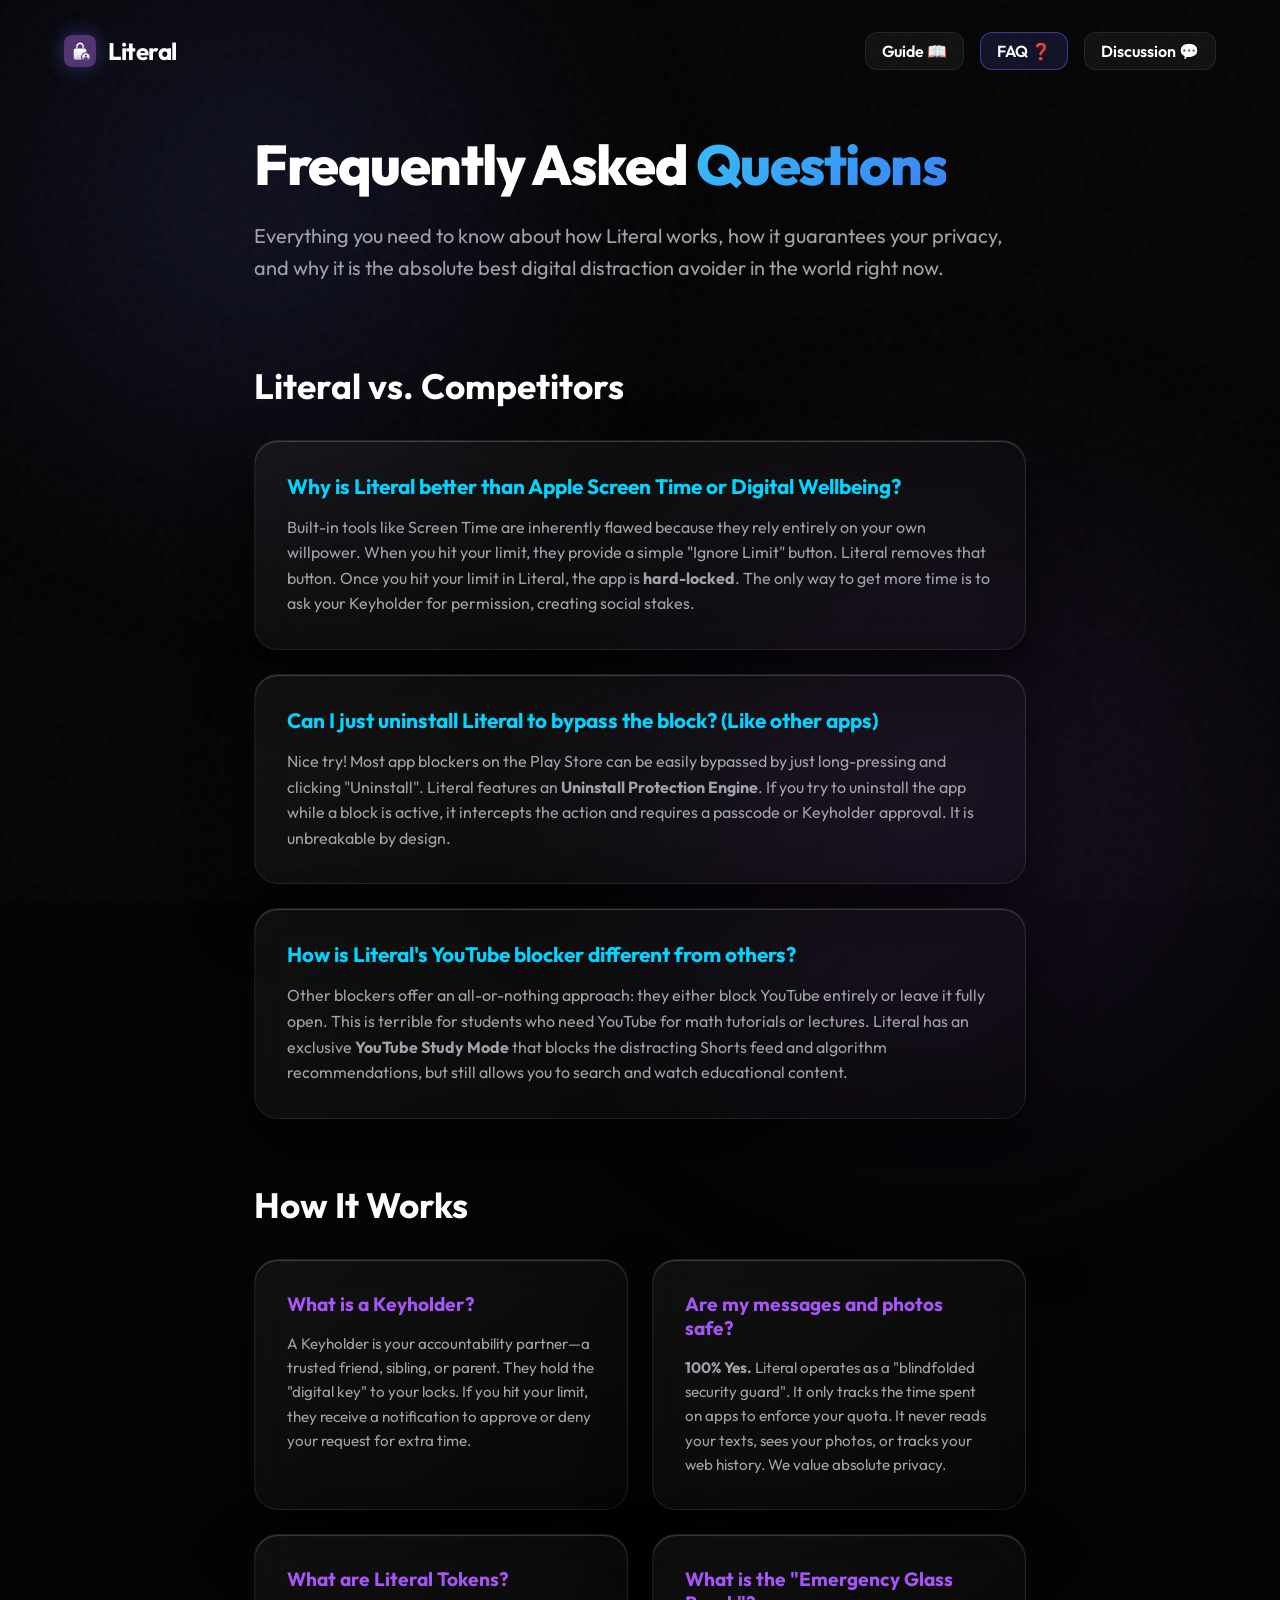
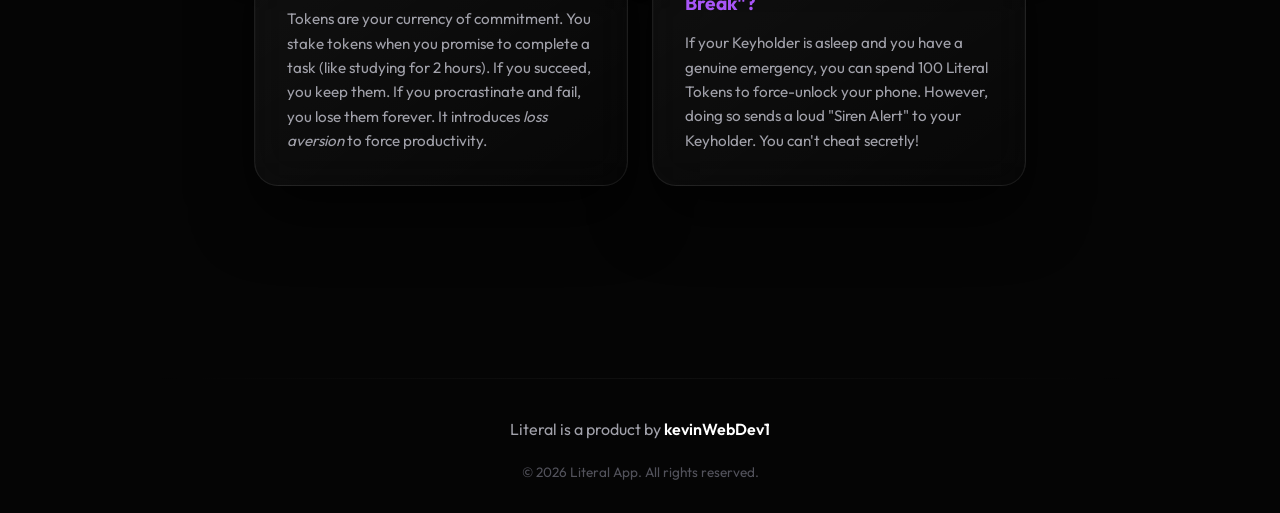
<file: faq.html>
<!DOCTYPE html>
<html lang="en">

<head>
    <meta charset="UTF-8">
    <meta name="viewport" content="width=device-width, initial-scale=1.0">
    <title>Literal FAQ | Why We Are The #1 App Blocker</title>
    <meta name="description"
        content="Frequently Asked Questions about Literal. Learn why Literal is better than other app blockers and how it protects your focus.">
    <link rel="preconnect" href="https://fonts.googleapis.com">
    <link rel="preconnect" href="https://fonts.gstatic.com" crossorigin>
    <link href="https://fonts.googleapis.com/css2?family=Outfit:wght@300;400;500;600;700;800&display=swap"
        rel="stylesheet">
    <link rel="icon" type="image/svg+xml" href="assets/logo.svg">
    <link rel="stylesheet" href="styles.css">
</head>

<body>
    <div class="blob-bg"></div>
    <div class="blob-bg blob-2"></div>
    <div class="noise-overlay"></div>

    <nav>
        <div class="logo">
            <a href="index.html" style="text-decoration: none; display: flex; align-items: center; gap: 0.75rem;">
                <img src="assets/logo.svg" alt="Literal Logo" class="logo-icon">
                <span class="logo-text" style="color: var(--text-primary);">Literal</span>
            </a>
        </div>
        <div class="nav-links" style="gap: 1rem;">
            <a href="guide.html" class="nav-community-link">Guide 📖</a>
            <a href="faq.html" class="nav-community-link" style="background: rgba(99, 102, 241, 0.15); border-color: rgba(99, 102, 241, 0.5);">FAQ ❓</a>
            <a href="community.html" class="nav-community-link">Discussion 💬</a>
        </div>
    </nav>

    <main style="align-items: flex-start; max-width: 900px; padding-top: 2rem;">
        <section style="width: 100%; margin-bottom: 3rem;">
            <h1 class="hero-title" style="font-size: 3.5rem; text-align: left;">Frequently Asked <span class="text-blue">Questions</span></h1>
            <p class="hero-subtitle" style="text-align: left; max-width: 100%;">
                Everything you need to know about how Literal works, how it guarantees your privacy, and why it is the absolute best digital distraction avoider in the world right now.
            </p>
        </section>

        <section style="width: 100%; margin-bottom: 4rem;">
            <h2 class="section-title" style="text-align: left; font-size: 2.2rem; margin-bottom: 2rem;">Literal vs. Competitors</h2>
            
            <div style="display: flex; flex-direction: column; gap: 1.5rem;">
                <div class="glass-card" style="padding: 2rem;">
                    <h3 style="color: #00d4ff; font-size: 1.3rem; margin-bottom: 1rem;">Why is Literal better than Apple Screen Time or Digital Wellbeing?</h3>
                    <p style="color: var(--text-secondary); line-height: 1.6;">
                        Built-in tools like Screen Time are inherently flawed because they rely entirely on your own willpower. When you hit your limit, they provide a simple "Ignore Limit" button. Literal removes that button. Once you hit your limit in Literal, the app is <strong>hard-locked</strong>. The only way to get more time is to ask your Keyholder for permission, creating social stakes.
                    </p>
                </div>

                <div class="glass-card" style="padding: 2rem;">
                    <h3 style="color: #00d4ff; font-size: 1.3rem; margin-bottom: 1rem;">Can I just uninstall Literal to bypass the block? (Like other apps)</h3>
                    <p style="color: var(--text-secondary); line-height: 1.6;">
                        Nice try! Most app blockers on the Play Store can be easily bypassed by just long-pressing and clicking "Uninstall". Literal features an <strong>Uninstall Protection Engine</strong>. If you try to uninstall the app while a block is active, it intercepts the action and requires a passcode or Keyholder approval. It is unbreakable by design.
                    </p>
                </div>

                <div class="glass-card" style="padding: 2rem;">
                    <h3 style="color: #00d4ff; font-size: 1.3rem; margin-bottom: 1rem;">How is Literal's YouTube blocker different from others?</h3>
                    <p style="color: var(--text-secondary); line-height: 1.6;">
                        Other blockers offer an all-or-nothing approach: they either block YouTube entirely or leave it fully open. This is terrible for students who need YouTube for math tutorials or lectures. Literal has an exclusive <strong>YouTube Study Mode</strong> that blocks the distracting Shorts feed and algorithm recommendations, but still allows you to search and watch educational content.
                    </p>
                </div>
            </div>
        </section>

        <section style="width: 100%; margin-bottom: 4rem;">
            <h2 class="section-title" style="text-align: left; font-size: 2.2rem; margin-bottom: 2rem;">How It Works</h2>
            
            <div style="display: grid; grid-template-columns: 1fr 1fr; gap: 1.5rem;">
                <div class="glass-card" style="padding: 2rem;">
                    <h3 style="color: #a855f7; font-size: 1.2rem; margin-bottom: 1rem;">What is a Keyholder?</h3>
                    <p style="color: var(--text-secondary); line-height: 1.6; font-size: 0.95rem;">
                        A Keyholder is your accountability partner—a trusted friend, sibling, or parent. They hold the "digital key" to your locks. If you hit your limit, they receive a notification to approve or deny your request for extra time.
                    </p>
                </div>

                <div class="glass-card" style="padding: 2rem;">
                    <h3 style="color: #a855f7; font-size: 1.2rem; margin-bottom: 1rem;">Are my messages and photos safe?</h3>
                    <p style="color: var(--text-secondary); line-height: 1.6; font-size: 0.95rem;">
                        <strong>100% Yes.</strong> Literal operates as a "blindfolded security guard". It only tracks the time spent on apps to enforce your quota. It never reads your texts, sees your photos, or tracks your web history. We value absolute privacy.
                    </p>
                </div>

                <div class="glass-card" style="padding: 2rem;">
                    <h3 style="color: #a855f7; font-size: 1.2rem; margin-bottom: 1rem;">What are Literal Tokens?</h3>
                    <p style="color: var(--text-secondary); line-height: 1.6; font-size: 0.95rem;">
                        Tokens are your currency of commitment. You stake tokens when you promise to complete a task (like studying for 2 hours). If you succeed, you keep them. If you procrastinate and fail, you lose them forever. It introduces <em>loss aversion</em> to force productivity.
                    </p>
                </div>

                <div class="glass-card" style="padding: 2rem;">
                    <h3 style="color: #a855f7; font-size: 1.2rem; margin-bottom: 1rem;">What is the "Emergency Glass Break"?</h3>
                    <p style="color: var(--text-secondary); line-height: 1.6; font-size: 0.95rem;">
                        If your Keyholder is asleep and you have a genuine emergency, you can spend 100 Literal Tokens to force-unlock your phone. However, doing so sends a loud "Siren Alert" to your Keyholder. You can't cheat secretly!
                    </p>
                </div>
            </div>
        </section>

    </main>

    <footer class="main-footer">
        <div class="footer-content">
            <hr class="footer-divider">
            <div class="footer-bottom">
                <p class="footer-attribution">Literal is a product by <strong>kevinWebDev1</strong></p>
                <p class="copyright">&copy; 2026 Literal App. All rights reserved.</p>
            </div>
        </div>
    </footer>

    <script src="script.js"></script>
</body>

</html>
</file>
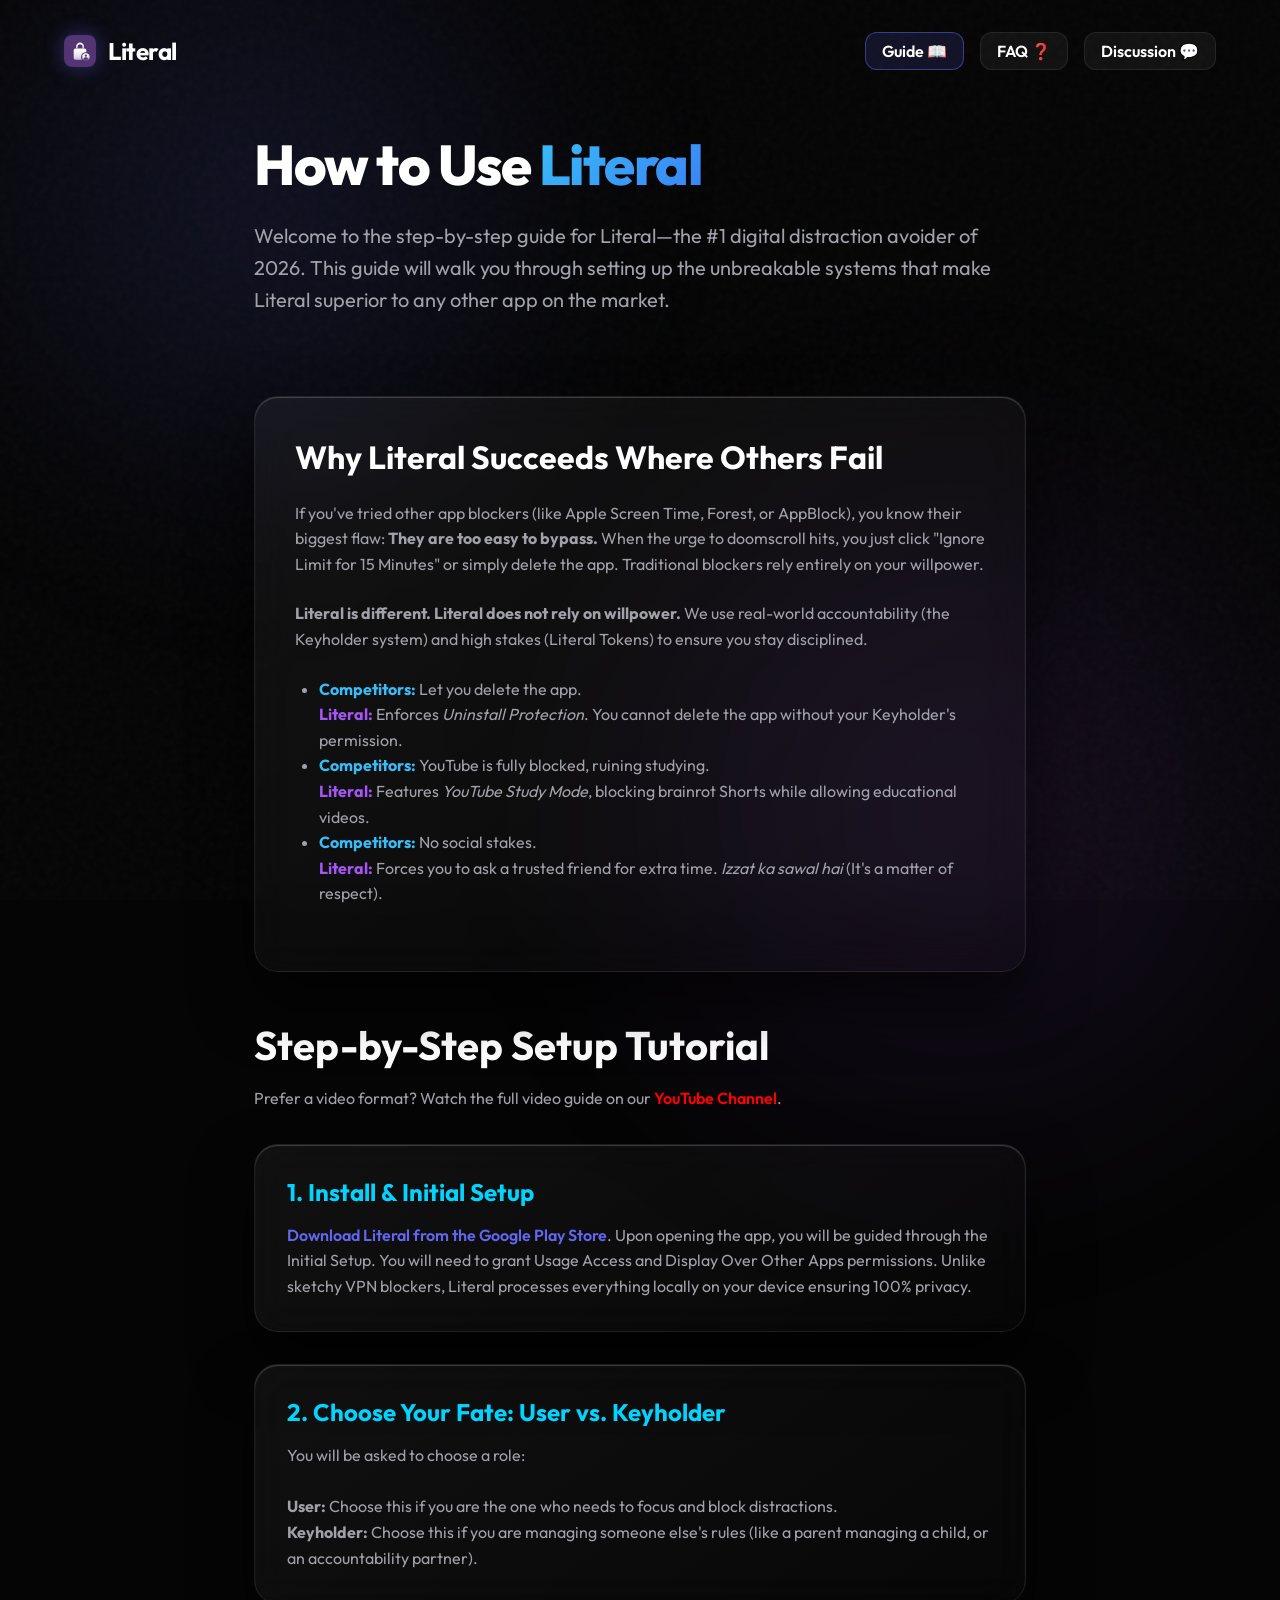
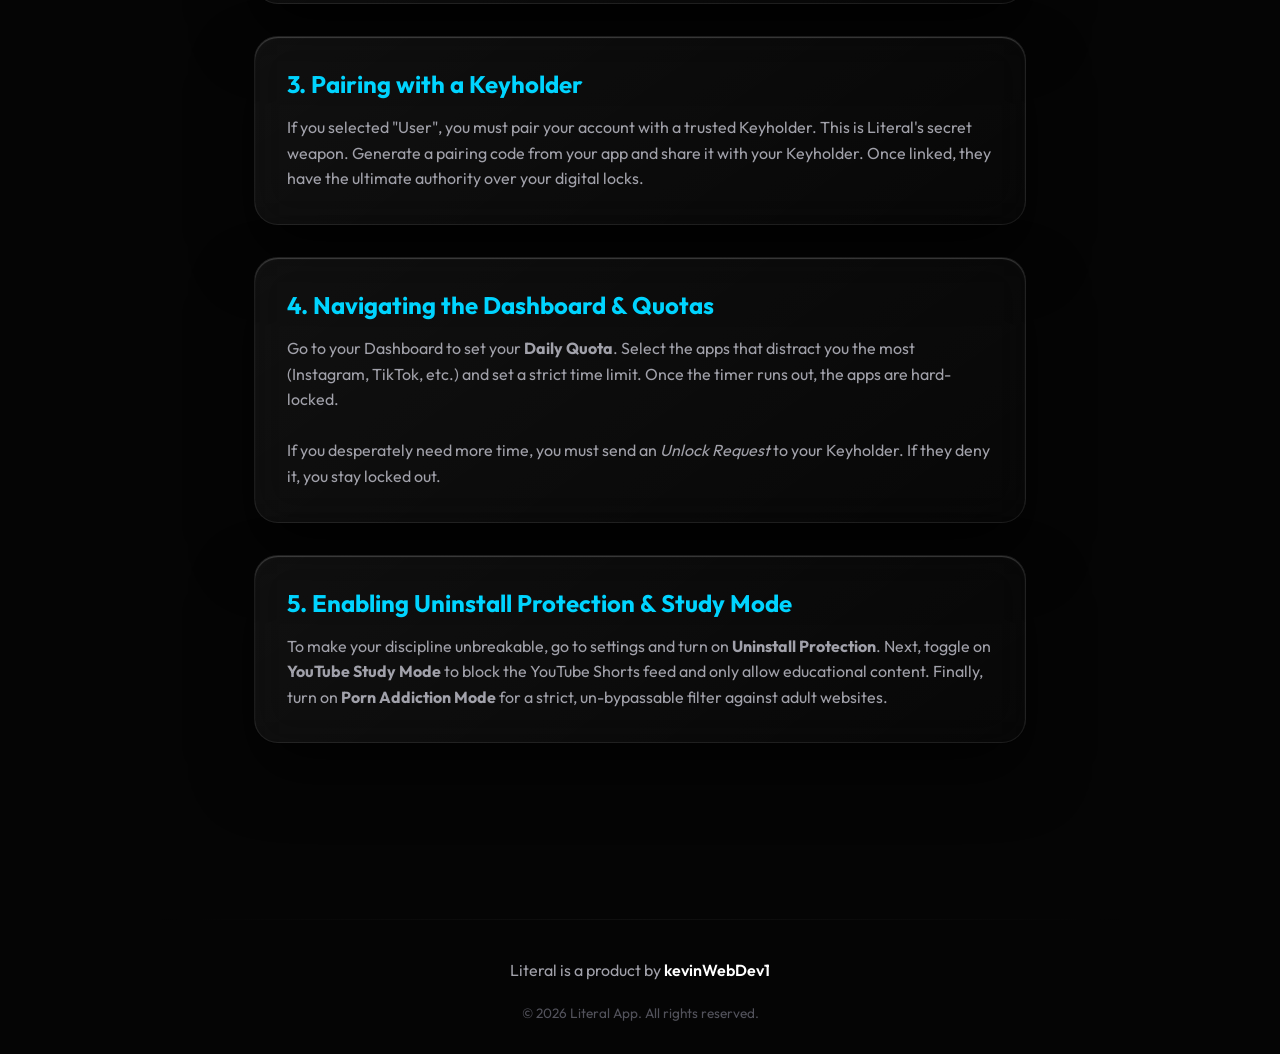
<file: guide.html>
<!DOCTYPE html>
<html lang="en">

<head>
    <meta charset="UTF-8">
    <meta name="viewport" content="width=device-width, initial-scale=1.0">
    <title>Literal Guide | How to Use the #1 App Blocker</title>
    <meta name="description"
        content="Step-by-step guide on how to set up and use Literal, the ultimate digital distraction avoider and the #1 app blocker of 2026.">
    <link rel="preconnect" href="https://fonts.googleapis.com">
    <link rel="preconnect" href="https://fonts.gstatic.com" crossorigin>
    <link href="https://fonts.googleapis.com/css2?family=Outfit:wght@300;400;500;600;700;800&display=swap"
        rel="stylesheet">
    <link rel="icon" type="image/svg+xml" href="assets/logo.svg">
    <link rel="stylesheet" href="styles.css">
</head>

<body>
    <div class="blob-bg"></div>
    <div class="blob-bg blob-2"></div>
    <div class="noise-overlay"></div>

    <nav>
        <div class="logo">
            <a href="index.html" style="text-decoration: none; display: flex; align-items: center; gap: 0.75rem;">
                <img src="assets/logo.svg" alt="Literal Logo" class="logo-icon">
                <span class="logo-text" style="color: var(--text-primary);">Literal</span>
            </a>
        </div>
        <div class="nav-links" style="gap: 1rem;">
            <a href="guide.html" class="nav-community-link" style="background: rgba(99, 102, 241, 0.15); border-color: rgba(99, 102, 241, 0.5);">Guide 📖</a>
            <a href="faq.html" class="nav-community-link">FAQ ❓</a>
            <a href="community.html" class="nav-community-link">Discussion 💬</a>
        </div>
    </nav>

    <main style="align-items: flex-start; max-width: 900px; padding-top: 2rem;">
        <section style="width: 100%; margin-bottom: 3rem;">
            <h1 class="hero-title" style="font-size: 3.5rem; text-align: left;">How to Use <span class="text-blue">Literal</span></h1>
            <p class="hero-subtitle" style="text-align: left; max-width: 100%;">
                Welcome to the step-by-step guide for Literal—the #1 digital distraction avoider of 2026. This guide will walk you through setting up the unbreakable systems that make Literal superior to any other app on the market.
            </p>
        </section>

        <section class="glass-card" style="width: 100%; padding: 2.5rem; margin-bottom: 3rem;">
            <h2 style="font-size: 2rem; margin-bottom: 1.5rem; color: #fff;">Why Literal Succeeds Where Others Fail</h2>
            <p style="color: var(--text-secondary); margin-bottom: 1.5rem; line-height: 1.6;">
                If you've tried other app blockers (like Apple Screen Time, Forest, or AppBlock), you know their biggest flaw: <strong>They are too easy to bypass.</strong> When the urge to doomscroll hits, you just click "Ignore Limit for 15 Minutes" or simply delete the app. Traditional blockers rely entirely on your willpower.
            </p>
            <p style="color: var(--text-secondary); margin-bottom: 1.5rem; line-height: 1.6;">
                <strong>Literal is different. Literal does not rely on willpower.</strong> We use real-world accountability (the Keyholder system) and high stakes (Literal Tokens) to ensure you stay disciplined. 
            </p>
            <ul style="color: var(--text-secondary); line-height: 1.6; padding-left: 1.5rem; margin-bottom: 1.5rem;">
                <li><strong style="color: #38bdf8;">Competitors:</strong> Let you delete the app. <br><strong style="color: #a855f7;">Literal:</strong> Enforces <em>Uninstall Protection</em>. You cannot delete the app without your Keyholder's permission.</li>
                <li><strong style="color: #38bdf8;">Competitors:</strong> YouTube is fully blocked, ruining studying. <br><strong style="color: #a855f7;">Literal:</strong> Features <em>YouTube Study Mode</em>, blocking brainrot Shorts while allowing educational videos.</li>
                <li><strong style="color: #38bdf8;">Competitors:</strong> No social stakes. <br><strong style="color: #a855f7;">Literal:</strong> Forces you to ask a trusted friend for extra time. <em>Izzat ka sawal hai</em> (It's a matter of respect).</li>
            </ul>
        </section>

        <section style="width: 100%; margin-bottom: 3rem;">
            <h2 class="section-title" style="text-align: left; font-size: 2.5rem;">Step-by-Step Setup Tutorial</h2>
            <p style="color: var(--text-secondary); margin-bottom: 1rem; line-height: 1.6;">
                Prefer a video format? Watch the full video guide on our <a href="https://youtube.com/@literaldisciplinefocus?si=lH6fhNdUB0a-boLP" target="_blank" class="text-link" style="color: #FF0000; font-weight: 600;">YouTube Channel</a>.
            </p>
            
            <div style="display: flex; flex-direction: column; gap: 2rem; margin-top: 2rem;">
                <div class="glass-card" style="padding: 2rem;">
                    <h3 style="color: #00d4ff; font-size: 1.5rem; margin-bottom: 1rem;">1. Install & Initial Setup</h3>
                    <p style="color: var(--text-secondary); line-height: 1.6;">
                        <a href="https://play.google.com/store/apps/details?id=com.literal.focus&pcampaignid=web_share" target="_blank" class="text-link" style="color: var(--accent-1); font-weight: 600;">Download Literal from the Google Play Store</a>. Upon opening the app, you will be guided through the Initial Setup. You will need to grant Usage Access and Display Over Other Apps permissions. Unlike sketchy VPN blockers, Literal processes everything locally on your device ensuring 100% privacy.
                    </p>
                </div>

                <div class="glass-card" style="padding: 2rem;">
                    <h3 style="color: #00d4ff; font-size: 1.5rem; margin-bottom: 1rem;">2. Choose Your Fate: User vs. Keyholder</h3>
                    <p style="color: var(--text-secondary); line-height: 1.6;">
                        You will be asked to choose a role:
                        <br><br>
                        <strong>User:</strong> Choose this if you are the one who needs to focus and block distractions.
                        <br><strong>Keyholder:</strong> Choose this if you are managing someone else's rules (like a parent managing a child, or an accountability partner).
                    </p>
                </div>

                <div class="glass-card" style="padding: 2rem;">
                    <h3 style="color: #00d4ff; font-size: 1.5rem; margin-bottom: 1rem;">3. Pairing with a Keyholder</h3>
                    <p style="color: var(--text-secondary); line-height: 1.6;">
                        If you selected "User", you must pair your account with a trusted Keyholder. This is Literal's secret weapon. Generate a pairing code from your app and share it with your Keyholder. Once linked, they have the ultimate authority over your digital locks.
                    </p>
                </div>

                <div class="glass-card" style="padding: 2rem;">
                    <h3 style="color: #00d4ff; font-size: 1.5rem; margin-bottom: 1rem;">4. Navigating the Dashboard & Quotas</h3>
                    <p style="color: var(--text-secondary); line-height: 1.6;">
                        Go to your Dashboard to set your <strong>Daily Quota</strong>. Select the apps that distract you the most (Instagram, TikTok, etc.) and set a strict time limit. Once the timer runs out, the apps are hard-locked. 
                        <br><br>
                        If you desperately need more time, you must send an <em>Unlock Request</em> to your Keyholder. If they deny it, you stay locked out.
                    </p>
                </div>

                <div class="glass-card" style="padding: 2rem;">
                    <h3 style="color: #00d4ff; font-size: 1.5rem; margin-bottom: 1rem;">5. Enabling Uninstall Protection & Study Mode</h3>
                    <p style="color: var(--text-secondary); line-height: 1.6;">
                        To make your discipline unbreakable, go to settings and turn on <strong>Uninstall Protection</strong>. Next, toggle on <strong>YouTube Study Mode</strong> to block the YouTube Shorts feed and only allow educational content. Finally, turn on <strong>Porn Addiction Mode</strong> for a strict, un-bypassable filter against adult websites.
                    </p>
                </div>
            </div>
        </section>

    </main>

    <footer class="main-footer">
        <div class="footer-content">
            <hr class="footer-divider">
            <div class="footer-bottom">
                <p class="footer-attribution">Literal is a product by <strong>kevinWebDev1</strong></p>
                <p class="copyright">&copy; 2026 Literal App. All rights reserved.</p>
            </div>
        </div>
    </footer>

    <script src="script.js"></script>
</body>

</html>
</file>
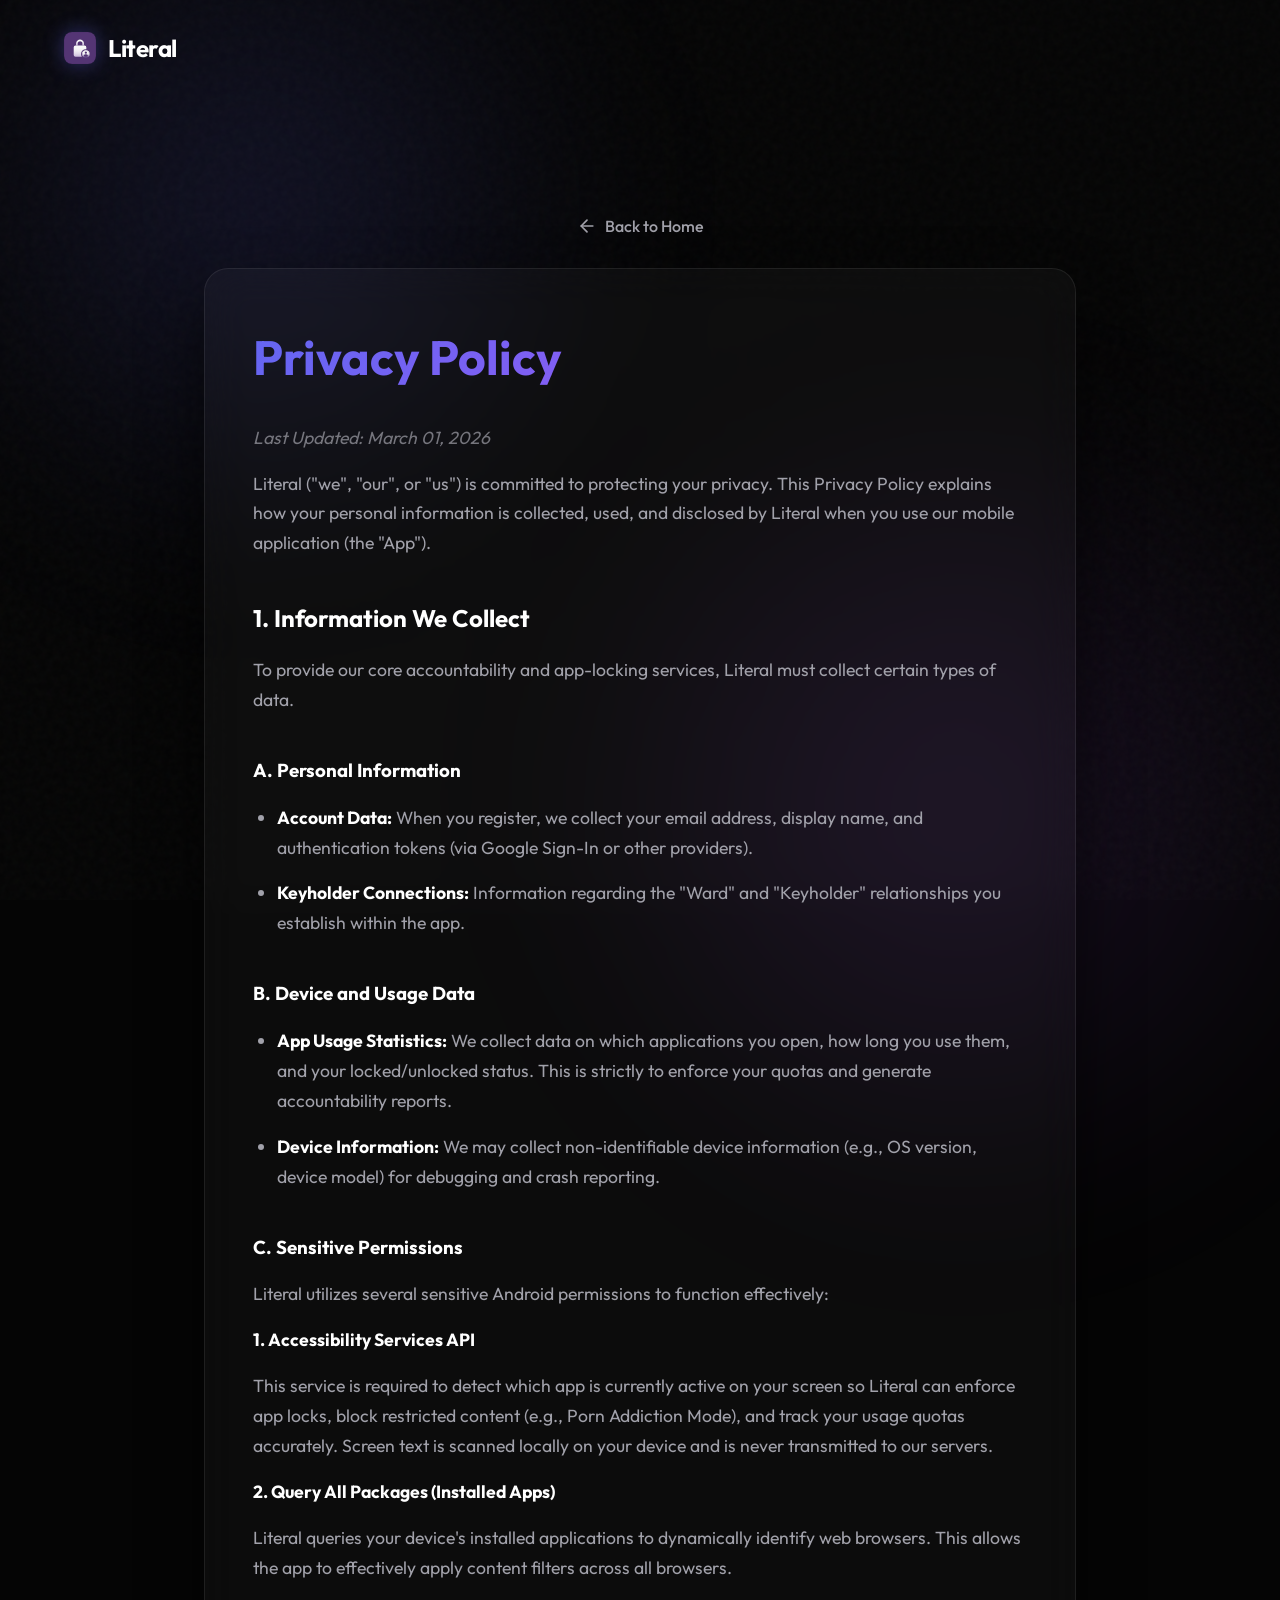
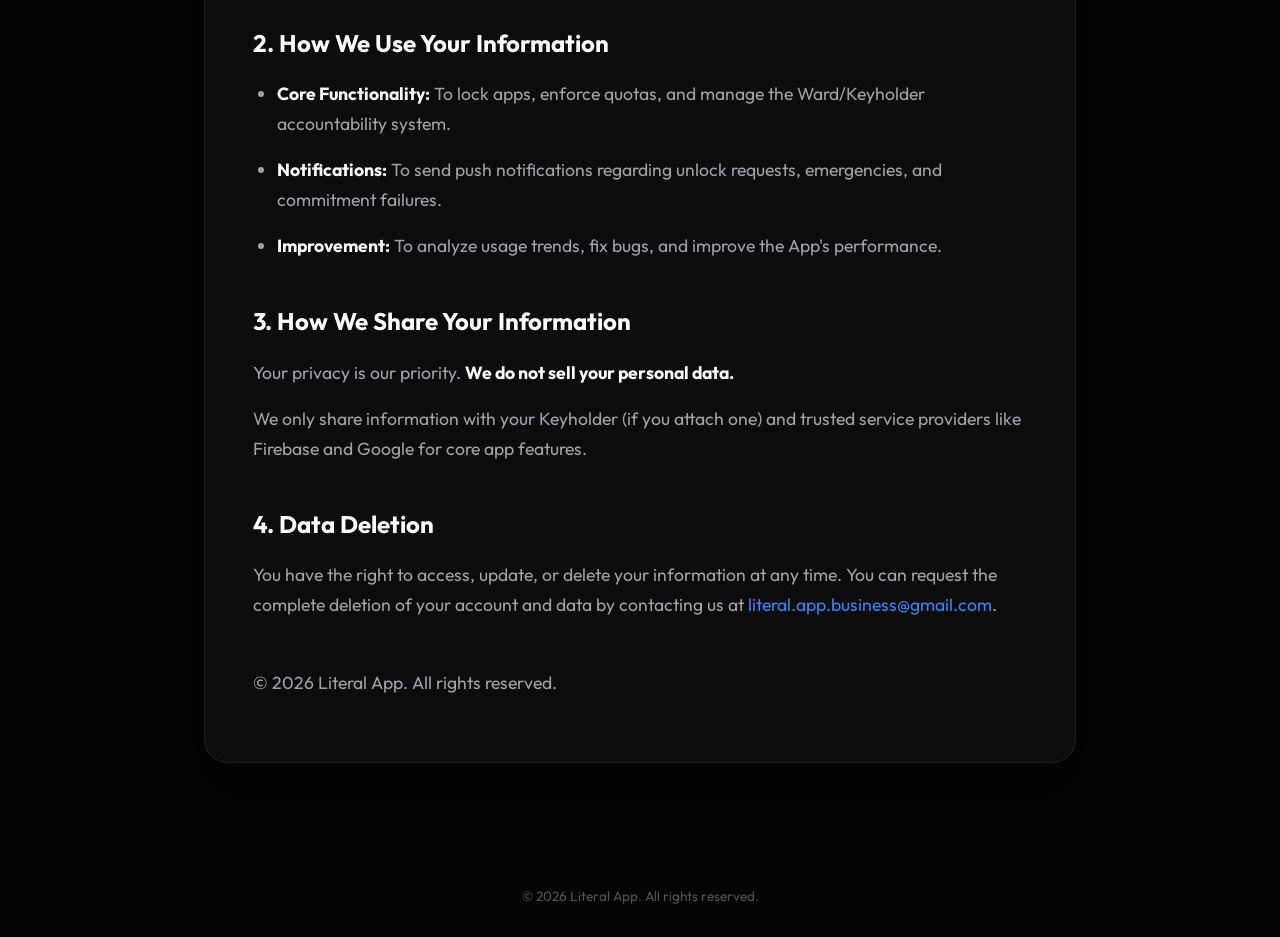
<file: privacy.html>
<!DOCTYPE html>
<html lang="en">

<head>
    <meta charset="UTF-8">
    <meta name="viewport" content="width=device-width, initial-scale=1.0">
    <title>Privacy Policy - Literal</title>
    <meta name="description" content="Literal App Privacy Policy. Information on how we protect your data.">
    <link rel="preconnect" href="https://fonts.googleapis.com">
    <link rel="preconnect" href="https://fonts.gstatic.com" crossorigin>
    <link href="https://fonts.googleapis.com/css2?family=Outfit:wght@300;400;500;600;700;800&display=swap"
        rel="stylesheet">
    <link rel="icon" type="image/svg+xml" href="assets/logo.svg">
    <link rel="stylesheet" href="styles.css">
    <style>
        /* Dedicated Privacy Page Overrides */
        .privacy-main {
            padding: 120px 5% 60px;
            max-width: 1000px;
            margin: 0 auto;
            min-height: 80vh;
        }

        .privacy-card {
            background: rgba(255, 255, 255, 0.03);
            border: 1px solid var(--glass-border);
            border-radius: 24px;
            backdrop-filter: blur(20px);
            padding: 3rem;
            box-shadow: 0 30px 60px rgba(0, 0, 0, 0.6);
        }

        .back-link {
            display: inline-flex;
            align-items: center;
            gap: 0.5rem;
            color: var(--text-secondary);
            text-decoration: none;
            margin-bottom: 2rem;
            font-weight: 500;
            transition: all 0.3s ease;
        }

        .back-link:hover {
            color: var(--text-primary);
            transform: translateX(-5px);
        }

        .policy-content h1 {
            font-size: 3rem;
            margin-bottom: 1.5rem;
            background: var(--accent-gradient);
            -webkit-background-clip: text;
            background-clip: text;
            -webkit-text-fill-color: transparent;
        }

        .policy-content h2, .policy-content h3 {
            color: var(--text-primary);
            margin-top: 2.5rem;
            margin-bottom: 1rem;
        }

        .policy-content p, .policy-content li {
            color: var(--text-secondary);
            line-height: 1.7;
            font-size: 1.1rem;
            margin-bottom: 1rem;
        }

        .policy-content ul {
            margin-bottom: 1.5rem;
            padding-left: 1.5rem;
        }

        .last-updated {
            font-style: italic;
            opacity: 0.7;
            margin-bottom: 2rem;
        }

        @media (max-width: 768px) {
            .privacy-main {
                padding-top: 80px;
            }
            .privacy-card {
                padding: 1.5rem;
            }
            .policy-content h1 {
                font-size: 2rem;
            }
        }
    </style>
</head>

<body>
    <div class="blob-bg"></div>
    <div class="blob-bg blob-2"></div>
    <div class="noise-overlay"></div>

    <nav>
        <a href="/" class="logo" style="text-decoration: none; color: inherit;">
            <img src="assets/logo.svg" alt="Literal Logo" class="logo-icon">
            <span class="logo-text">Literal</span>
        </a>
    </nav>

    <main class="privacy-main">
        <a href="/" class="back-link">
            <svg width="20" height="20" viewBox="0 0 24 24" fill="none" stroke="currentColor" stroke-width="2"
                stroke-linecap="round" stroke-linejoin="round">
                <path d="M19 12H5"></path>
                <path d="m12 19-7-7 7-7"></path>
            </svg>
            Back to Home
        </a>

        <div class="privacy-card">
            <div class="policy-content">
                <h1>Privacy Policy</h1>
                <p class="last-updated">Last Updated: March 01, 2026</p>

                <p>Literal ("we", "our", or "us") is committed to protecting your privacy. This Privacy Policy explains
                    how your personal information is collected, used, and disclosed by Literal when you use our mobile
                    application (the "App").</p>

                <h2>1. Information We Collect</h2>
                <p>To provide our core accountability and app-locking services, Literal must collect certain types of
                    data.</p>

                <h3>A. Personal Information</h3>
                <ul>
                    <li><strong>Account Data:</strong> When you register, we collect your email address, display name,
                        and authentication tokens (via Google Sign-In or other providers).</li>
                    <li><strong>Keyholder Connections:</strong> Information regarding the "Ward" and "Keyholder"
                        relationships you establish within the app.</li>
                </ul>

                <h3>B. Device and Usage Data</h3>
                <ul>
                    <li><strong>App Usage Statistics:</strong> We collect data on which applications you open, how long
                        you use them, and your locked/unlocked status. This is strictly to enforce your quotas and
                        generate accountability reports.</li>
                    <li><strong>Device Information:</strong> We may collect non-identifiable device information (e.g.,
                        OS version, device model) for debugging and crash reporting.</li>
                </ul>

                <h3>C. Sensitive Permissions</h3>
                <p>Literal utilizes several sensitive Android permissions to function effectively:</p>

                <p><strong>1. Accessibility Services API</strong></p>
                <p>This service is required to detect which app is currently active on your screen so Literal can
                    enforce app locks, block restricted content (e.g., Porn Addiction Mode), and track your usage quotas
                    accurately. Screen text is scanned locally on your device and is never transmitted to our servers.
                </p>

                <p><strong>2. Query All Packages (Installed Apps)</strong></p>
                <p>Literal queries your device's installed applications to dynamically identify web browsers. This
                    allows the app to effectively apply content filters across all browsers.</p>

                <h2>2. How We Use Your Information</h2>
                <ul>
                    <li><strong>Core Functionality:</strong> To lock apps, enforce quotas, and manage the Ward/Keyholder
                        accountability system.</li>
                    <li><strong>Notifications:</strong> To send push notifications regarding unlock requests,
                        emergencies, and commitment failures.</li>
                    <li><strong>Improvement:</strong> To analyze usage trends, fix bugs, and improve the App's
                        performance.</li>
                </ul>

                <h2>3. How We Share Your Information</h2>
                <p>Your privacy is our priority. <strong>We do not sell your personal data.</strong></p>
                <p>We only share information with your Keyholder (if you attach one) and trusted service providers like
                    Firebase and Google for core app features.</p>

                <h2>4. Data Deletion</h2>
                <p>You have the right to access, update, or delete your information at any time. You can request the
                    complete deletion of your account and data by contacting us at <a
                        href="mailto:literal.app.business@gmail.com"
                        style="color: var(--accent-2);">literal.app.business@gmail.com</a>.</p>

                <p style="margin-top: 3rem;">© 2026 Literal App. All rights reserved.</p>
            </div>
        </div>
    </main>

    <footer class="main-footer">
        <div class="footer-content">
            <p class="copyright">&copy; 2026 Literal App. All rights reserved.</p>
        </div>
    </footer>
</body>

</html>
</file>
<file: styles.css>
:root {
    --bg-color: #050505;
    --text-primary: #FFFFFF;
    --text-secondary: #A1A1AA;
    --accent-1: #6366F1;
    /* Indigo */
    --accent-2: #3B82F6;
    /* Electric Blue */
    --accent-3: #A855F7;
    /* Purple */
    --accent-gradient: linear-gradient(135deg, var(--accent-1), var(--accent-3));
    --glass-bg: rgba(255, 255, 255, 0.03);
    --glass-border: rgba(255, 255, 255, 0.08);
}

* {
    margin: 0;
    padding: 0;
    box-sizing: border-box;
    font-family: 'Outfit', sans-serif;
}

body {
    background-color: var(--bg-color);
    color: var(--text-primary);
    min-height: 100vh;
    overflow-x: hidden;
    position: relative;
    display: flex;
    flex-direction: column;
}

/* Background Effects */
.blob-bg {
    position: fixed;
    top: -20%;
    left: -10%;
    width: 60vw;
    height: 60vw;
    border-radius: 50%;
    background: radial-gradient(circle, rgba(99, 102, 241, 0.15) 0%, rgba(5, 5, 5, 0) 70%);
    filter: blur(80px);
    z-index: -2;
    animation: float 20s ease-in-out infinite alternate;
}

.blob-2 {
    top: 40%;
    left: 40%;
    width: 70vw;
    height: 70vw;
    background: radial-gradient(circle, rgba(168, 85, 247, 0.12) 0%, rgba(5, 5, 5, 0) 70%);
    animation-delay: -10s;
}

.noise-overlay {
    position: fixed;
    top: 0;
    left: 0;
    width: 100vw;
    height: 100vh;
    background: url('data:image/svg+xml,%3Csvg viewBox="0 0 200 200" xmlns="http://www.w3.org/2000/svg"%3E%3Cfilter id="noiseFilter"%3E%3CfeTurbulence type="fractalNoise" baseFrequency="0.65" numOctaves="3" stitchTiles="stitch"/%3E%3C/filter%3E%3Crect width="100%25" height="100%25" filter="url(%23noiseFilter)"/%3E%3C/svg%3E');
    opacity: 0.03;
    z-index: -1;
    pointer-events: none;
}

@keyframes float {
    0% {
        transform: translate(0, 0) scale(1);
    }

    100% {
        transform: translate(5%, 5%) scale(1.1);
    }
}

/* Navigation */
nav {
    padding: 2rem 5%;
    display: flex;
    justify-content: space-between;
    align-items: center;
    max-width: 1400px;
    margin: 0 auto;
    width: 100%;
}

.logo {
    display: flex;
    align-items: center;
    gap: 0.75rem;
    font-weight: 700;
    font-size: 1.5rem;
    letter-spacing: -0.5px;
}

.logo-icon {
    width: 32px;
    height: 32px;
    border-radius: 8px;
    /* Matches SVG corner radius visually */
    box-shadow: 0 0 20px rgba(99, 102, 241, 0.4);
    display: block;
}

.nav-links {
    display: flex;
    align-items: center;
}

.nav-community-link {
    color: var(--text-primary);
    text-decoration: none;
    font-weight: 600;
    font-size: 1rem;
    padding: 0.5rem 1rem;
    background: rgba(255, 255, 255, 0.05);
    border: 1px solid var(--glass-border);
    border-radius: 12px;
    transition: all 0.3s ease;
}

.nav-community-link:hover {
    background: rgba(99, 102, 241, 0.15);
    border-color: rgba(99, 102, 241, 0.5);
    transform: translateY(-2px);
    box-shadow: 0 4px 15px rgba(99, 102, 241, 0.2);
}

/* Main Content */
main {
    flex: 1;
    display: flex;
    flex-direction: column;
    align-items: center;
    justify-content: center;
    padding: 2rem 5% 4rem;
    max-width: 1200px;
    margin: 0 auto;
    width: 100%;
}

/* Hero Section */
.hero {
    text-align: center;
    max-width: 800px;
    margin-bottom: 4rem;
    display: flex;
    flex-direction: column;
    align-items: center;
    opacity: 0;
    transform: translateY(30px);
    animation: fadeUp 1s cubic-bezier(0.16, 1, 0.3, 1) forwards;
}

.hero-chips {
    display: flex;
    gap: 1rem;
    align-items: center;
    justify-content: center;
    flex-wrap: wrap;
    margin-bottom: 1.5rem;
}

.hero-chip {
    display: inline-block;
    padding: 0.4rem 1.2rem;
    background: rgba(168, 85, 247, 0.1);
    border: 1px solid rgba(168, 85, 247, 0.3);
    border-radius: 100px;
    color: #C084FC;
    font-size: 0.875rem;
    font-weight: 600;
    margin-bottom: 0;
    letter-spacing: 0.5px;
    text-transform: uppercase;
    box-shadow: 0 0 20px rgba(168, 85, 247, 0.15);
}

.hero-chip.target-audience {
    background: rgba(14, 165, 233, 0.1);
    border: 1px solid rgba(14, 165, 233, 0.3);
    color: #38bdf8;
    box-shadow: 0 0 20px rgba(14, 165, 233, 0.15);
}

.hero-title {
    font-size: clamp(2.5rem, 6vw, 5rem);
    line-height: 1.1;
    font-weight: 800;
    letter-spacing: -1.5px;
    margin-bottom: 1.5rem;
}

.hero-title span {
    background: var(--accent-gradient);
    -webkit-background-clip: text;
    background-clip: text;
    -webkit-text-fill-color: transparent;
    display: inline-block;
    position: relative;
}

.hero-title span.text-blue {
    background: linear-gradient(135deg, #38bdf8, #3b82f6);
    -webkit-background-clip: text;
    background-clip: text;
    -webkit-text-fill-color: transparent;
}

.hero-subtitle {
    font-size: clamp(1.1rem, 2vw, 1.25rem);
    color: var(--text-secondary);
    max-width: 600px;
    margin-bottom: 2rem;
    line-height: 1.6;
}

/* Urgency Banner */
.urgency-banner {
    background: rgba(168, 85, 247, 0.05);
    border: 1px solid rgba(168, 85, 247, 0.2);
    border-radius: 16px;
    padding: 1.25rem 1.5rem;
    margin-bottom: 2rem;
    width: 100%;
    max-width: 500px;
    backdrop-filter: blur(10px);
    animation: pulseBorder 2.5s infinite alternate;
}

@keyframes pulseBorder {
    0% {
        border-color: rgba(168, 85, 247, 0.15);
        box-shadow: 0 4px 20px rgba(0, 0, 0, 0.2), 0 0 0 0 rgba(168, 85, 247, 0);
    }

    100% {
        border-color: rgba(168, 85, 247, 0.5);
        box-shadow: 0 4px 20px rgba(0, 0, 0, 0.2), 0 0 15px rgba(168, 85, 247, 0.2);
    }
}

.urgency-title {
    font-size: 1.25rem;
    font-weight: 700;
    margin-bottom: 0.5rem;
    color: var(--text-primary);
}

.urgency-highlight {
    font-size: 1.05rem;
    font-weight: 700;
    background: linear-gradient(90deg, #ff4b2b, #ff416c);
    -webkit-background-clip: text;
    -webkit-text-fill-color: transparent;
    background-clip: text;
    margin-bottom: 0.5rem;
}

.urgency-action {
    font-size: 0.95rem;
    color: var(--text-secondary);
    line-height: 1.4;
}

/* Form */
.signup-form {
    width: 100%;
    max-width: 500px;
}

.input-group {
    display: flex;
    background: var(--glass-bg);
    border: 1px solid var(--glass-border);
    border-radius: 100px;
    padding: 0.5rem;
    backdrop-filter: blur(10px);
    transition: all 0.3s ease;
    box-shadow: 0 10px 30px rgba(0, 0, 0, 0.5);
    animation: drawFocus 2.5s infinite alternate;
}

@keyframes drawFocus {
    0% {
        border-color: var(--glass-border);
        box-shadow: 0 10px 30px rgba(0, 0, 0, 0.5), 0 0 0 0 rgba(168, 85, 247, 0);
    }

    100% {
        border-color: rgba(168, 85, 247, 0.5);
        box-shadow: 0 10px 30px rgba(0, 0, 0, 0.5), 0 0 20px rgba(168, 85, 247, 0.4);
    }
}

.input-group:focus-within {
    border-color: rgba(99, 102, 241, 0.5);
    box-shadow: 0 0 0 4px rgba(99, 102, 241, 0.1), 0 10px 30px rgba(0, 0, 0, 0.5);
    background: rgba(255, 255, 255, 0.05);
    animation: none;
}

input[type="email"] {
    flex: 1;
    background: transparent;
    border: none;
    padding: 1rem 1.5rem;
    color: var(--text-primary);
    font-size: 1.05rem;
    outline: none;
    width: 100%;
}

input[type="email"]::placeholder {
    color: #52525B;
}

.btn-primary {
    background: var(--accent-gradient);
    color: white;
    border: none;
    border-radius: 100px;
    padding: 0 2rem;
    font-weight: 600;
    font-size: 1rem;
    cursor: pointer;
    display: flex;
    align-items: center;
    gap: 0.5rem;
    transition: transform 0.2s ease, box-shadow 0.2s ease;
}

.btn-primary:hover {
    transform: translateY(-2px);
    box-shadow: 0 10px 20px rgba(99, 102, 241, 0.3);
}

.btn-primary:active {
    transform: translateY(0);
}

.form-message {
    margin-top: 1rem;
    font-size: 0.95rem;
    height: 1.2rem;
    color: #A1A1AA;
    transition: opacity 0.3s;
}

.form-message.success {
    color: #10B981;
}

.form-message.error {
    color: #EF4444;
}

/* Spinner */
.spinner {
    animation: rotate 2s linear infinite;
    z-index: 2;
    width: 20px;
    height: 20px;
}

.spinner .path {
    stroke: currentColor;
    stroke-linecap: round;
    animation: dash 1.5s ease-in-out infinite;
}

@keyframes rotate {
    100% {
        transform: rotate(360deg);
    }
}

@keyframes dash {
    0% {
        stroke-dasharray: 1, 150;
        stroke-dashoffset: 0;
    }

    50% {
        stroke-dasharray: 90, 150;
        stroke-dashoffset: -35;
    }

    100% {
        stroke-dasharray: 90, 150;
        stroke-dashoffset: -124;
    }
}

/* Demo Section */
.demo-section {
    width: 100%;
    max-width: 900px;
    margin-bottom: 4rem;
    opacity: 0;
    transform: translateY(40px);
    animation: fadeUp 1s cubic-bezier(0.16, 1, 0.3, 1) 0.3s forwards;
}

.glass-card {
    background: linear-gradient(145deg, rgba(255, 255, 255, 0.05), rgba(255, 255, 255, 0.01));
    border: 1px solid var(--glass-border);
    border-radius: 24px;
    backdrop-filter: blur(20px);
    overflow: hidden;
    position: relative;
    box-shadow: 0 30px 60px rgba(0, 0, 0, 0.6), inset 0 1px 1px rgba(255, 255, 255, 0.2);
}

.mockup-container {
    aspect-ratio: 16/9;
    display: flex;
    flex-direction: column;
}

.mac-window-controls {
    display: flex;
    gap: 8px;
    padding: 1rem 1.5rem;
    background: rgba(0, 0, 0, 0.3);
    border-bottom: 1px solid var(--glass-border);
}

.dot {
    width: 12px;
    height: 12px;
    border-radius: 50%;
}

.dot.close {
    background: #FF5F56;
}

.dot.minimize {
    background: #FFBD2E;
}

.dot.maximize {
    background: #27C93F;
}

.mockup-content {
    flex: 1;
    display: flex;
    flex-direction: column;
    align-items: center;
    justify-content: center;
    background: rgba(10, 10, 15, 0.6);
    position: relative;
    cursor: pointer;
    transition: background 0.3s ease;
}

.mockup-content:hover {
    background: rgba(10, 10, 15, 0.4);
}

.mockup-content:hover .play-button {
    transform: scale(1.1);
    box-shadow: 0 0 30px rgba(99, 102, 241, 0.6);
}

.play-button {
    width: 72px;
    height: 72px;
    background: var(--accent-gradient);
    border-radius: 50%;
    display: flex;
    align-items: center;
    justify-content: center;
    margin-bottom: 1.5rem;
    transition: all 0.3s cubic-bezier(0.16, 1, 0.3, 1);
    box-shadow: 0 0 20px rgba(99, 102, 241, 0.4);
}

.pulse-anim {
    animation: pulse 2s infinite;
}

@keyframes pulse {
    0% {
        box-shadow: 0 0 0 0 rgba(99, 102, 241, 0.7);
    }

    70% {
        box-shadow: 0 0 0 20px rgba(99, 102, 241, 0);
    }

    100% {
        box-shadow: 0 0 0 0 rgba(99, 102, 241, 0);
    }
}

.mockup-content p {
    font-size: 1.1rem;
    font-weight: 500;
    color: var(--text-secondary);
}

.demo-video {
    width: 100%;
    height: 100%;
    object-fit: cover;
    position: absolute;
    top: 0;
    left: 0;
}

/* Footer */
.main-footer {
    padding: 4rem 5% 2rem;
    width: 100%;
    margin-top: auto;
    position: relative;
    z-index: 10;
}

.footer-content {
    max-width: 1000px;
    margin: 0 auto;
    display: flex;
    flex-direction: column;
    align-items: center;
}

.footer-divider {
    width: 100%;
    height: 1px;
    background: linear-gradient(90deg, transparent, var(--glass-border), transparent);
    border: none;
    margin-bottom: 2.5rem;
    opacity: 0.6;
}

.footer-bottom {
    display: flex;
    flex-direction: column;
    align-items: center;
    gap: 1.5rem;
}

.footer-icons {
    display: flex;
    gap: 1.5rem;
    list-style: none;
    padding: 0;
    margin-bottom: 0.5rem;
}

.icon-item a {
    display: flex;
    align-items: center;
    justify-content: center;
    width: 48px;
    height: 48px;
    background: var(--glass-bg);
    border: 1px solid var(--glass-border);
    border-radius: 12px;
    color: var(--text-secondary);
    transition: all 0.3s cubic-bezier(0.16, 1, 0.3, 1);
    backdrop-filter: blur(10px);
}

.icon-item a:hover {
    color: var(--text-primary);
    background: rgba(255, 255, 255, 0.08);
    border-color: rgba(99, 102, 241, 0.5);
    transform: translateY(-5px);
    box-shadow: 0 10px 20px rgba(0, 0, 0, 0.3), 0 0 15px rgba(99, 102, 241, 0.3);
}

.icon-item svg {
    width: 20px;
    height: 20px;
}

.footer-attribution {
    font-size: 1rem;
    color: var(--text-secondary);
}

.footer-attribution strong {
    color: var(--text-primary);
    font-weight: 600;
}

.copyright {
    font-size: 0.85rem;
    color: #52525B;
}

@media (max-width: 768px) {
    .main-footer {
        padding: 3rem 5% 2rem;
    }

    .footer-divider {
        margin-bottom: 2rem;
    }

    .footer-icons {
        gap: 1rem;
    }

    .icon-item a {
        width: 42px;
        height: 42px;
    }
}

/* How it works & Features Grid & FAQ */
.section-title {
    font-size: clamp(2rem, 4vw, 2.5rem);
    font-weight: 700;
    margin-bottom: 1rem;
    text-align: center;
}

.how-it-works,
.features-grid,
.faq-section,
.pain-points-section,
.target-audience-section {
    width: 100%;
    margin-bottom: 4rem;
}

.steps-container,
.features-grid {
    display: grid;
    grid-template-columns: repeat(auto-fit, minmax(280px, 1fr));
    gap: 2rem;
    margin-top: 3rem;
}

.step-card {
    background: rgba(255, 255, 255, 0.05);
    padding: 2.5rem 2rem;
    border-radius: 20px;
    border: 1px solid rgba(0, 212, 255, 0.2);
    transition: transform 0.3s ease, border-color 0.3s ease;
}

.step-card:hover {
    transform: translateY(-10px);
    border-color: #00d4ff;
}

.step-num {
    font-size: 3.5rem;
    font-weight: 800;
    color: rgba(0, 212, 255, 0.15);
    margin-bottom: 0.5rem;
    font-family: monospace;
}

.step-card h3,
.feature-item h3,
.faq-item h3 {
    font-size: 1.5rem;
    font-weight: 600;
    margin-bottom: 1rem;
    color: var(--text-primary);
}

.step-card p,
.feature-item p,
.faq-item p {
    color: var(--text-secondary);
    line-height: 1.6;
}

.feature-item {
    background: rgba(255, 255, 255, 0.05);
    padding: 2.5rem 2rem;
    border-radius: 20px;
    border: 1px solid var(--glass-border);
    transition: transform 0.3s ease;
    display: flex;
    flex-direction: column;
}

.feature-item:hover {
    transform: translateY(-5px);
    border-color: rgba(168, 85, 247, 0.4);
}

.faq-section {
    padding: 80px 20px;
    max-width: 1000px;
    margin: 0 auto;
}

.faq-grid {
    display: grid;
    grid-template-columns: repeat(auto-fit, minmax(300px, 1fr));
    gap: 1.5rem;
    margin-top: 2rem;
}

.faq-item h3 {
    color: #00d4ff;
    font-size: 1.2rem;
    margin-bottom: 10px;
}

.faq-item p {
    color: rgba(255, 255, 255, 0.8);
    line-height: 1.6;
    font-size: 0.95rem;
}

.faq-item.glass-card {
    background: rgba(255, 255, 255, 0.03);
    border: 1px solid rgba(255, 255, 255, 0.1);
    backdrop-filter: blur(10px);
    padding: 25px;
    border-radius: 15px;
}

/* Modal */
.modal {
    position: fixed;
    top: 0;
    left: 0;
    width: 100%;
    height: 100%;
    z-index: 1000;
    display: none;
    align-items: center;
    justify-content: center;
    padding: 20px;
}

.modal.active {
    display: flex;
}

.modal-backdrop {
    position: absolute;
    top: 0;
    left: 0;
    width: 100%;
    height: 100%;
    background: rgba(0, 0, 0, 0.6);
    backdrop-filter: blur(8px);
    -webkit-backdrop-filter: blur(8px);
    opacity: 0;
    transition: opacity 0.3s ease;
}

.modal.active .modal-backdrop {
    opacity: 1;
}

.modal-container {
    width: 100%;
    max-width: 800px;
    max-height: 80vh;
    display: flex;
    flex-direction: column;
    position: relative;
    z-index: 1001;
    transform: translateY(30px);
    opacity: 0;
    transition: all 0.4s cubic-bezier(0.16, 1, 0.3, 1);
}

.modal.active .modal-container {
    transform: translateY(0);
    opacity: 1;
}

.modal-header {
    padding: 1.5rem 2rem;
    border-bottom: 1px solid var(--glass-border);
    display: flex;
    justify-content: space-between;
    align-items: center;
}

.modal-header h2 {
    font-size: 1.5rem;
    font-weight: 700;
    background: var(--accent-gradient);
    -webkit-background-clip: text;
    background-clip: text;
    -webkit-text-fill-color: transparent;
}

.close-modal {
    background: transparent;
    border: none;
    color: var(--text-secondary);
    font-size: 2rem;
    line-height: 1;
    cursor: pointer;
    transition: color 0.2s ease;
    padding: 0;
}

.close-modal:hover {
    color: var(--text-primary);
}

.modal-body {
    padding: 2rem;
    overflow-y: auto;
    flex: 1;
}

.policy-content {
    line-height: 1.7;
    color: var(--text-secondary);
}

.policy-content h3 {
    margin: 2rem 0 1rem;
    color: var(--text-primary);
}

.policy-content h4 {
    margin: 1.5rem 0 0.75rem;
    color: var(--text-primary);
}

.policy-content p {
    margin-bottom: 1rem;
}

.policy-content ul {
    margin-bottom: 1.5rem;
    padding-left: 1.5rem;
}

.policy-content li {
    margin-bottom: 0.5rem;
}

.policy-content strong {
    color: var(--text-primary);
}

.last-updated {
    font-size: 0.9rem;
    font-style: italic;
    margin-bottom: 2rem;
}

.policy-content a {
    color: var(--accent-2);
    text-decoration: none;
    border-bottom: 1px solid transparent;
    transition: border-color 0.2s;
}

.policy-content a:hover {
    border-color: var(--accent-2);
}

/* Custom Scrollbar for Modal Body */
.modal-body::-webkit-scrollbar {
    width: 8px;
}

.modal-body::-webkit-scrollbar-track {
    background: rgba(255, 255, 255, 0.02);
}

.modal-body::-webkit-scrollbar-thumb {
    background: var(--glass-border);
    border-radius: 4px;
}

.modal-body::-webkit-scrollbar-thumb:hover {
    background: rgba(255, 255, 255, 0.15);
}

@media (max-width: 768px) {
    .modal-container {
        max-height: 90vh;
    }

    .modal-header {
        padding: 1rem 1.5rem;
    }

    .modal-body {
        padding: 1.5rem;
    }
}



/* Community CTA */
.community-cta {
    width: 100%;
    margin-bottom: 4rem;
}

.community-banner {
    background: linear-gradient(145deg, rgba(99, 102, 241, 0.15), rgba(0, 212, 255, 0.05));
    border: 1px solid rgba(99, 102, 241, 0.3);
    padding: 3rem 2rem;
    text-align: center;
    border-radius: 24px;
}

.community-content {
    max-width: 600px;
    margin: 0 auto;
    display: flex;
    flex-direction: column;
    align-items: center;
    gap: 1.5rem;
}

.community-icon {
    font-size: 3rem;
}

.community-content h2 {
    font-size: clamp(1.8rem, 3vw, 2.2rem);
    font-weight: 700;
    color: var(--text-primary);
}

.community-content p {
    color: var(--text-secondary);
    font-size: 1.1rem;
    line-height: 1.6;
}

.cta-button {
    display: inline-block;
    padding: 1rem 2rem;
    background: var(--accent-gradient);
    color: white;
    font-weight: 600;
    border-radius: 12px;
    border: none;
    outline: none;
    cursor: pointer;
    text-decoration: none;
    transition: transform 0.2s ease, box-shadow 0.2s ease;
    box-shadow: 0 4px 15px rgba(99, 102, 241, 0.3);
}

.cta-button:hover {
    box-shadow: 0 8px 25px rgba(99, 102, 241, 0.5);
}

.cta-button.secondary {
    background: transparent;
    border: 1px solid rgba(255, 255, 255, 0.2);
    box-shadow: none;
}

.cta-button.secondary:hover {
    background: rgba(255, 255, 255, 0.1);
    box-shadow: none;
    border-color: rgba(255, 255, 255, 0.4);
}

/* Modal Styles */
.modal-overlay {
    position: fixed;
    top: 0;
    left: 0;
    width: 100vw;
    height: 100vh;
    background: rgba(0, 0, 0, 0.7);
    backdrop-filter: blur(5px);
    z-index: 1000;
    display: flex;
    justify-content: center;
    align-items: center;
    padding: 1rem;
}

.modal-content {
    background: rgba(20, 20, 25, 0.95);
    border: 1px solid var(--glass-border);
    box-shadow: 0 20px 40px rgba(0, 0, 0, 0.5);
    padding: 2.5rem;
}

.form-group {
    margin-bottom: 1.5rem;
}

.form-label {
    display: block;
    margin-bottom: 0.75rem;
    color: rgba(255, 255, 255, 0.8);
    font-size: 0.95rem;
    font-weight: 500;
}

.form-input {
    width: 100%;
    padding: 1rem 1.25rem;
    border-radius: 12px;
    border: 1px solid rgba(255, 255, 255, 0.1);
    background: rgba(0, 0, 0, 0.3);
    color: white;
    font-family: inherit;
    font-size: 1rem;
    transition: all 0.3s ease;
}

.form-input:focus {
    outline: none;
    border-color: rgba(99, 102, 241, 0.5);
    background: rgba(0, 0, 0, 0.5);
    box-shadow: 0 0 0 3px rgba(99, 102, 241, 0.1);
}

select.form-input {
    appearance: none;
    -webkit-appearance: none;
    background-image: url("data:image/svg+xml;charset=US-ASCII,%3Csvg%20xmlns%3D%22http%3A%2F%2Fwww.w3.org%2F2000%2Fsvg%22%20width%3D%22292.4%22%20height%3D%22292.4%22%3E%3Cpath%20fill%3D%22%23FFFFFF%22%20d%3D%22M287%2069.4a17.6%2017.6%200%200%200-13-5.4H18.4c-5%200-9.3%201.8-12.9%205.4A17.6%2017.6%200%200%200%200%2082.2c0%205%201.8%209.3%205.4%2012.9l128%20127.9c3.6%203.6%207.8%205.4%2012.8%205.4s9.2-1.8%2012.8-5.4L287%2095c3.5-3.5%205.4-7.8%205.4-12.8%200-5-1.9-9.2-5.5-12.8z%22%2F%3E%3C%2Fsvg%3E");
    background-repeat: no-repeat, repeat;
    background-position: right .7em top 50%, 0 0;
    background-size: .65em auto, 100%;
}

/* Animations */
@keyframes fadeUp {
    from {
        opacity: 0;
        transform: translateY(30px);
    }

    to {
        opacity: 1;
        transform: translateY(0);
    }
}

/* Responsive */
@media (max-width: 768px) {
    nav {
        flex-direction: column;
        gap: 1rem;
        padding: 1.5rem 5%;
    }

    .nav-links {
        flex-wrap: wrap;
        justify-content: center;
        gap: 0.5rem !important;
    }

    .nav-community-link {
        font-size: 0.9rem;
        padding: 0.4rem 0.8rem;
    }

    .input-group {
        flex-direction: column;
        border-radius: 16px;
        padding: 0;
        background: transparent;
        border: none;
        box-shadow: none;
        gap: 0.75rem;
        animation: none;
        /* Disable on mobile div */
    }

    .input-group:focus-within {
        box-shadow: none;
        background: transparent;
        border-color: transparent;
    }

    input[type="email"] {
        background: rgba(255, 255, 255, 0.05);
        border: 1px solid var(--glass-border);
        border-radius: 16px;
        text-align: center;
        padding: 1.25rem 1rem;
        font-size: 1rem;
        animation: drawFocusMobile 2.5s infinite alternate;
    }

    @keyframes drawFocusMobile {
        0% {
            border-color: var(--glass-border);
            box-shadow: 0 0 0 0 rgba(99, 102, 241, 0);
        }

        100% {
            border-color: rgba(99, 102, 241, 0.4);
            box-shadow: 0 0 20px rgba(99, 102, 241, 0.3);
        }
    }

    input[type="email"]:focus {
        animation: none;
        border-color: rgba(99, 102, 241, 0.5);
        box-shadow: 0 0 0 4px rgba(99, 102, 241, 0.1);
    }

    .btn-primary {
        padding: 1.25rem 1rem;
        justify-content: center;
        width: 100%;
        border-radius: 16px;
        font-size: 1.05rem;
    }

    .mockup-container {
        aspect-ratio: 4/3;
        border-radius: 16px;
    }

    .hero {
        margin-bottom: 3rem;
        padding: 0 0.5rem;
    }

    .hero-title {
        font-size: clamp(2rem, 10vw, 3rem);
    }

    .hero-subtitle {
        font-size: 1rem;
        padding: 0 0.5rem;
    }
}

.text-link {
    text-decoration: none;
}
.text-link:hover {
    text-decoration: underline;
}
</file>
